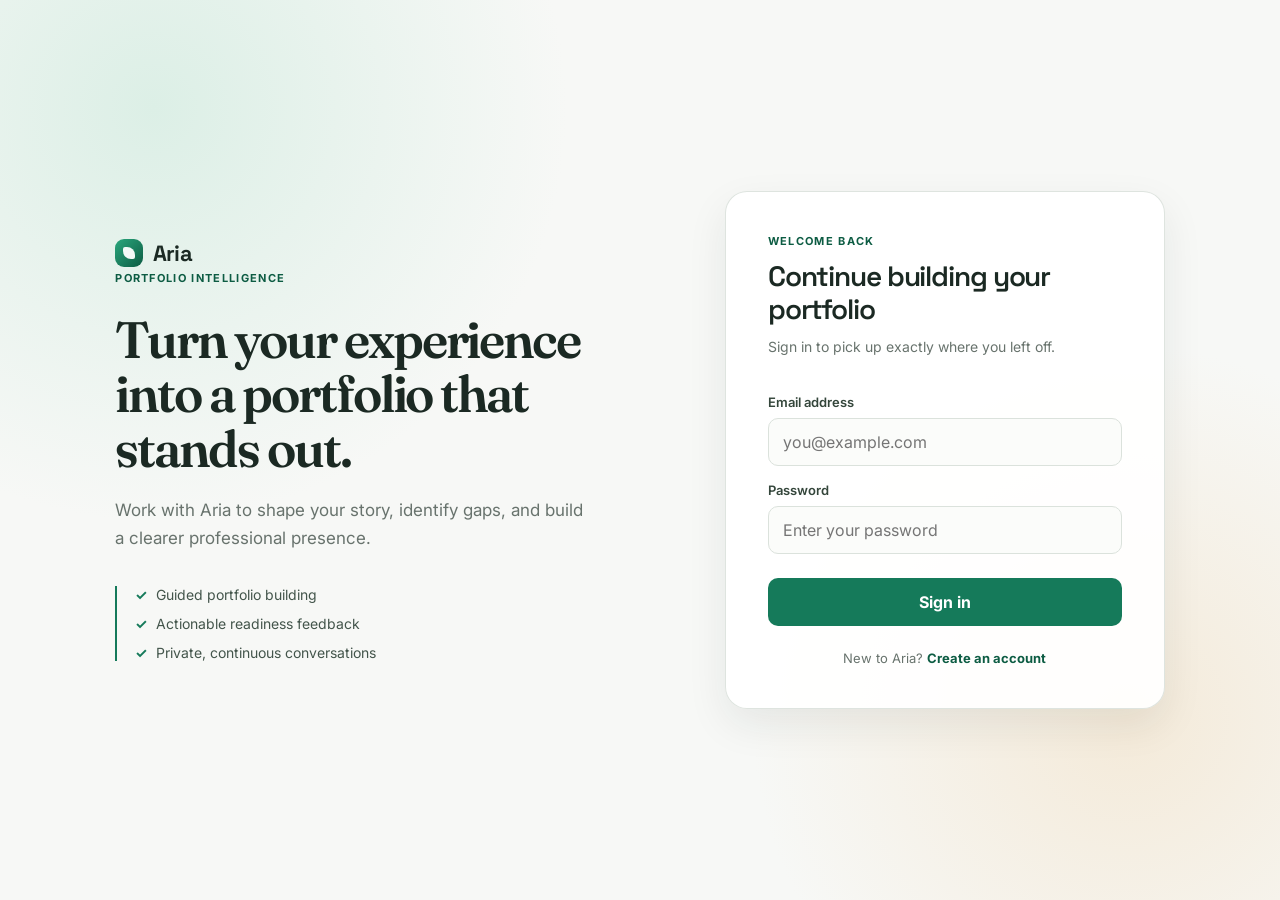
<file: frontend/index.html>
<!DOCTYPE html>
<html lang="en">
<head>
<meta charset="UTF-8">
<meta name="viewport" content="width=device-width, initial-scale=1.0">
<title>Aria — Portfolio Assistant</title>
<link rel="preconnect" href="https://fonts.googleapis.com">
<link href="https://fonts.googleapis.com/css2?family=Fraunces:opsz,wght@9..144,500;9..144,600&family=Space+Grotesk:wght@500;600;700&family=Inter:wght@400;500;600&family=JetBrains+Mono:wght@400;500&display=swap" rel="stylesheet">
<link rel="stylesheet" href="style.css">
</head>
<body>

<div class="chat-screen">
  <div class="sidebar">
    <div class="sidebar-brand">
      <div class="mark"></div>
      <span>Aria</span><span class="brand-tag">Portfolio assistant</span>
    </div>

    <button class="new-chat-btn" id="new-chat-btn">
      <svg width="15" height="15" viewBox="0 0 24 24" fill="none" stroke="currentColor" stroke-width="2.2" stroke-linecap="round"><line x1="12" y1="5" x2="12" y2="19"/><line x1="5" y1="12" x2="19" y2="12"/></svg>
      New portfolio chat
    </button>

    <a class="workspace-link" href="portfolio.html">Portfolio workspace <span>→</span></a>

    <div class="history-list" id="history-list">
      <div class="history-empty">Your portfolio conversations will appear here.</div>
    </div>

    <div class="sidebar-footer">
      <div class="avatar" id="user-avatar">R</div>
      <div>
        <div class="name" id="user-name">Riya</div>
        <div class="email" id="user-email">riya@example.com</div>
      </div>
      <button class="logout-link" id="logout-btn">Log out</button>
    </div>
  </div>

  <div class="chat-main">
    <div class="chat-topbar"><span id="chat-topbar">New portfolio conversation</span><span class="context-status">Context saved</span></div>

    <div class="chat-messages" id="chat-messages">
      <div class="msg-row ai">
        <div class="bubble ai">
          <div class="ai-label">Aria</div>
          Welcome. Tell me about the role you want, your experience, or share the details you would like in your portfolio. We’ll build it one clear step at a time.
        </div>
      </div>
    </div>

    <div class="composer">
      <div class="composer-inner">
        <label class="upload-btn" for="file-input" title="Upload a resume or supporting document">
          <span aria-hidden="true">⌁</span><span class="sr-only">Upload document</span>
        </label>
        <input id="file-input" type="file" accept=".pdf,.docx,.txt">
        <textarea id="msg-input" rows="1" placeholder="Share your experience, goals, or portfolio details…"></textarea>
        <button class="send-btn" id="send-btn">
          <svg width="16" height="16" viewBox="0 0 24 24" fill="none" stroke="white" stroke-width="2.3" stroke-linecap="round" stroke-linejoin="round"><line x1="12" y1="19" x2="12" y2="5"/><polyline points="5 12 12 5 19 12"/></svg>
        </button>
      </div>
      <div class="composer-hint" id="composer-hint">Attach a resume, CV, or supporting document (PDF, DOCX, TXT; up to 10 MB).</div>
    </div>
  </div>
</div>

<script src="script.js"></script>
</body>
</html>
</file>
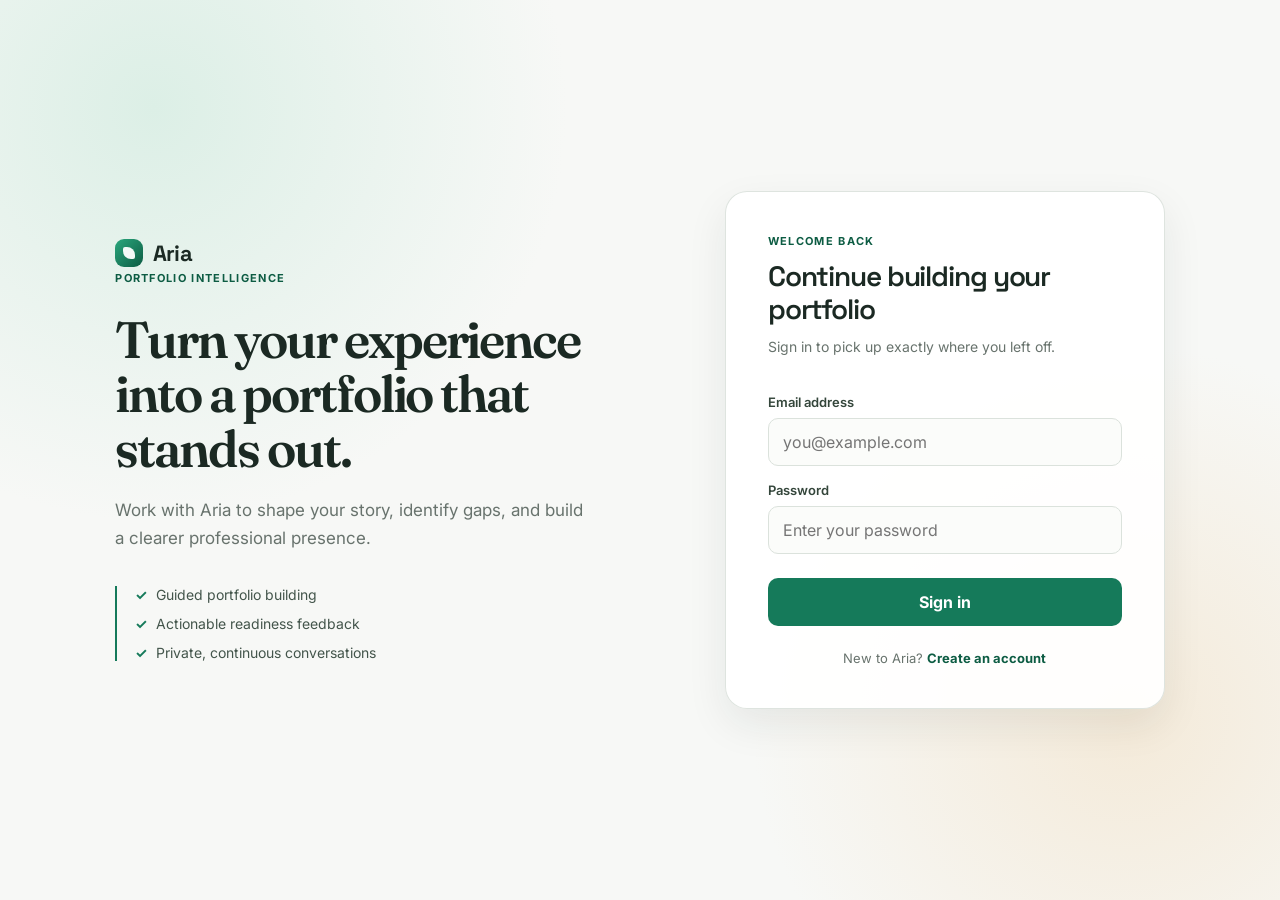
<file: frontend/login.html>
<!DOCTYPE html>
<html lang="en">
<head>
    <meta charset="UTF-8">
    <meta name="viewport" content="width=device-width, initial-scale=1.0">
    <title>Aria — Portfolio Assistant</title>

    <link rel="preconnect" href="https://fonts.googleapis.com">
    <link href="https://fonts.googleapis.com/css2?family=Fraunces:opsz,wght@9..144,500;9..144,600&family=Space+Grotesk:wght@500;600;700&family=Inter:wght@400;500;600&display=swap" rel="stylesheet">

    <link rel="stylesheet" href="style.css">
</head>

<body>

<main class="auth-page">
    <section class="auth-intro" aria-label="About Aria">
        <a class="brand" href="login.html" aria-label="Aria home"><span class="mark" aria-hidden="true"></span><span>Aria</span></a>
        <p class="eyebrow">Portfolio intelligence</p>
        <h1>Turn your experience into a portfolio that stands out.</h1>
        <p class="intro-copy">Work with Aria to shape your story, identify gaps, and build a clearer professional presence.</p>
        <div class="intro-points" aria-label="Aria features"><span>Guided portfolio building</span><span>Actionable readiness feedback</span><span>Private, continuous conversations</span></div>
    </section>
    <section class="auth-card" aria-labelledby="login-heading">
        <a class="brand auth-brand" href="login.html" aria-label="Aria home"><span class="mark" aria-hidden="true"></span><span>Aria</span></a>
        <p class="eyebrow">Welcome back</p>
        <h2 id="login-heading">Continue building your portfolio</h2>
        <p class="subtitle">Sign in to pick up exactly where you left off.</p>

        <form id="loginForm">

            <label for="email">Email address</label>
            <input type="email" id="email" placeholder="you@example.com" autocomplete="email" required>
            <label for="password">Password</label>
            <input type="password" id="password" placeholder="Enter your password" autocomplete="current-password" required>

            <button
                type="submit"
                id="loginBtn"
                class="auth-btn"
            >
                Sign in
            </button>

        </form>

        <p class="auth-switch">

            New to Aria? <a href="signup.html">Create an account</a>

        </p>

    </section>
</main>

<script src="login.js"></script>

</body>
</html>
</file>
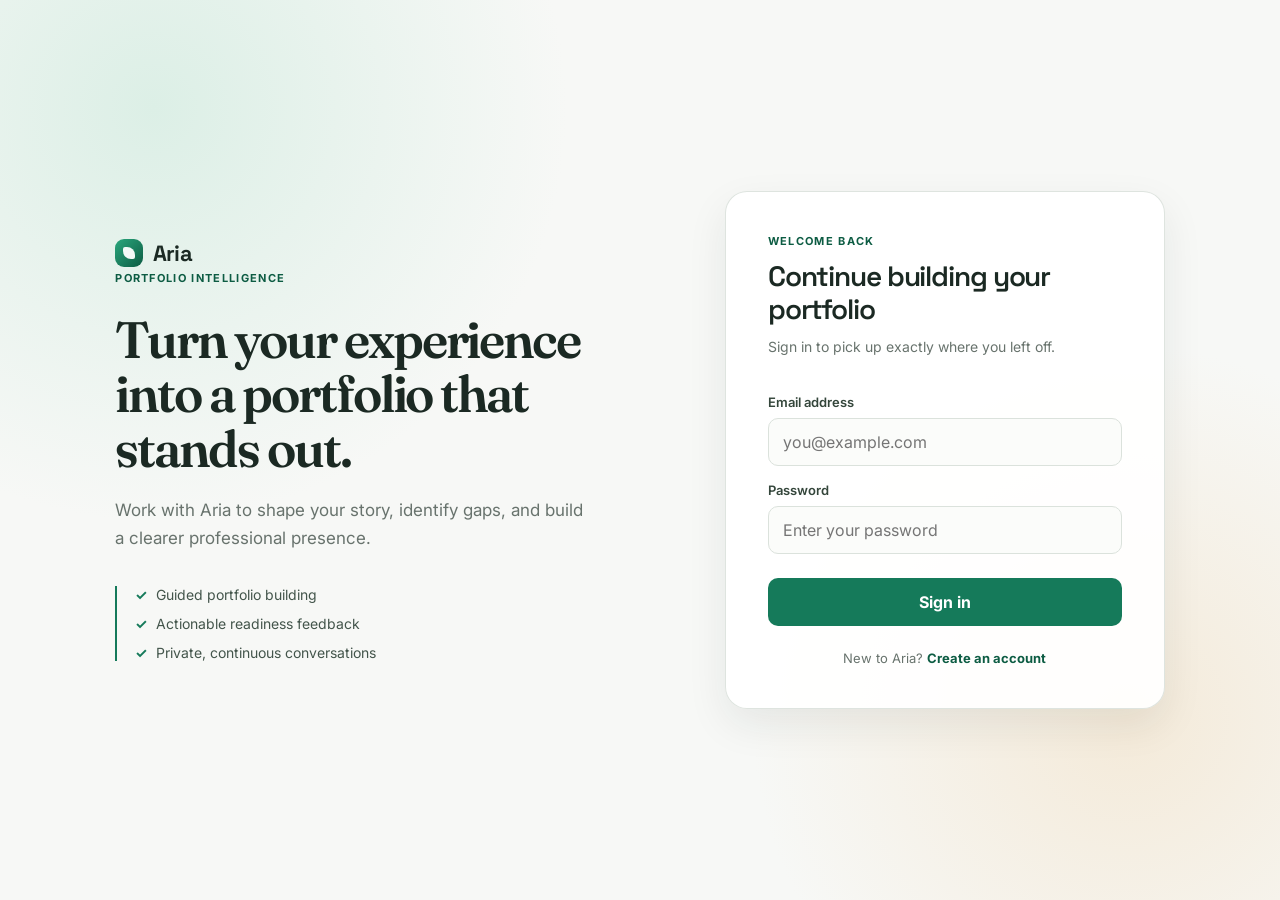
<file: frontend/portfolio.html>
<!DOCTYPE html>
<html lang="en">
<head>
  <meta charset="UTF-8"><meta name="viewport" content="width=device-width, initial-scale=1.0">
  <title>Aria — Portfolio workspace</title>
  <link rel="preconnect" href="https://fonts.googleapis.com">
  <link href="https://fonts.googleapis.com/css2?family=Fraunces:opsz,wght@9..144,500;9..144,600&family=Space+Grotesk:wght@500;600;700&family=Inter:wght@400;500;600&display=swap" rel="stylesheet">
  <link rel="stylesheet" href="style.css">
</head>
<body>
  <main class="workspace-page">
    <header class="workspace-header"><a class="brand" href="index.html"><span class="mark"></span><span>Aria</span></a><a class="text-link" href="index.html">← Portfolio chat</a></header>
    <section class="workspace-hero"><p class="eyebrow">Portfolio workspace</p><h1>Build, save, and improve your story.</h1><p>Each save creates a version you can score and compare later.</p></section>
    <div class="workspace-layout">
      <aside class="portfolio-panel"><div class="panel-heading"><h2>Your portfolios</h2><button id="new-portfolio-btn" class="small-btn">New</button></div><div id="portfolio-list" class="portfolio-list"><p class="muted-copy">Loading portfolios…</p></div></aside>
      <section class="editor-panel">
        <div id="empty-workspace" class="empty-workspace"><h2>Create your first portfolio</h2><p>Start with the role you are working toward, then add projects, experience, skills, and evidence of impact.</p><button id="empty-create-btn" class="auth-btn">Create portfolio</button></div>
        <form id="portfolio-form" class="portfolio-form" hidden>
          <div class="editor-heading"><div><p class="eyebrow">Editing</p><h2 id="editor-title">Portfolio</h2></div><span id="version-badge" class="version-badge">Version 1</span></div>
          <label for="portfolio-content">Portfolio content</label><textarea id="portfolio-content" rows="16" spellcheck="false" aria-describedby="content-help"></textarea>
          <p id="content-help" class="field-help">Use JSON with sections such as <code>projects</code>, <code>experience</code>, <code>skills</code>, and <code>education</code>. Your original version is always preserved.</p>
          <label for="change-summary">What changed?</label><input id="change-summary" maxlength="5000" placeholder="e.g. Added case-study outcomes">
          <div class="editor-actions"><button class="auth-btn" type="submit">Save as new version</button><button class="secondary-btn" type="button" id="preview-btn">Preview page</button><button class="secondary-btn" type="button" id="download-btn">Download HTML</button><button class="secondary-btn" type="button" id="assess-btn">Score this version</button></div><p id="form-status" class="form-status" role="status"></p>
        </form>
        <section id="assessment-card" class="assessment-card" hidden></section>
      </section>
    </div>
  </main>
  <dialog id="create-dialog" class="create-dialog"><form id="create-portfolio-form" method="dialog"><button type="button" class="dialog-close" id="dialog-close-btn" aria-label="Close">×</button><p class="eyebrow">New workspace</p><h2>Name your portfolio</h2><label for="new-portfolio-name">Portfolio name</label><input id="new-portfolio-name" required maxlength="160" placeholder="My product design portfolio"><label for="new-target-role">Target role</label><input id="new-target-role" maxlength="160" placeholder="e.g. Product designer"><button class="auth-btn" type="submit">Create portfolio</button></form></dialog>
  <dialog id="preview-dialog" class="preview-dialog"><div class="preview-dialog-bar"><strong id="preview-dialog-title">Portfolio preview</strong><button type="button" class="dialog-close" id="preview-close-btn" aria-label="Close">×</button></div><iframe id="portfolio-preview" title="Portfolio preview" sandbox></iframe></dialog>
  <script src="portfolio.js"></script>
</body>
</html>
</file>
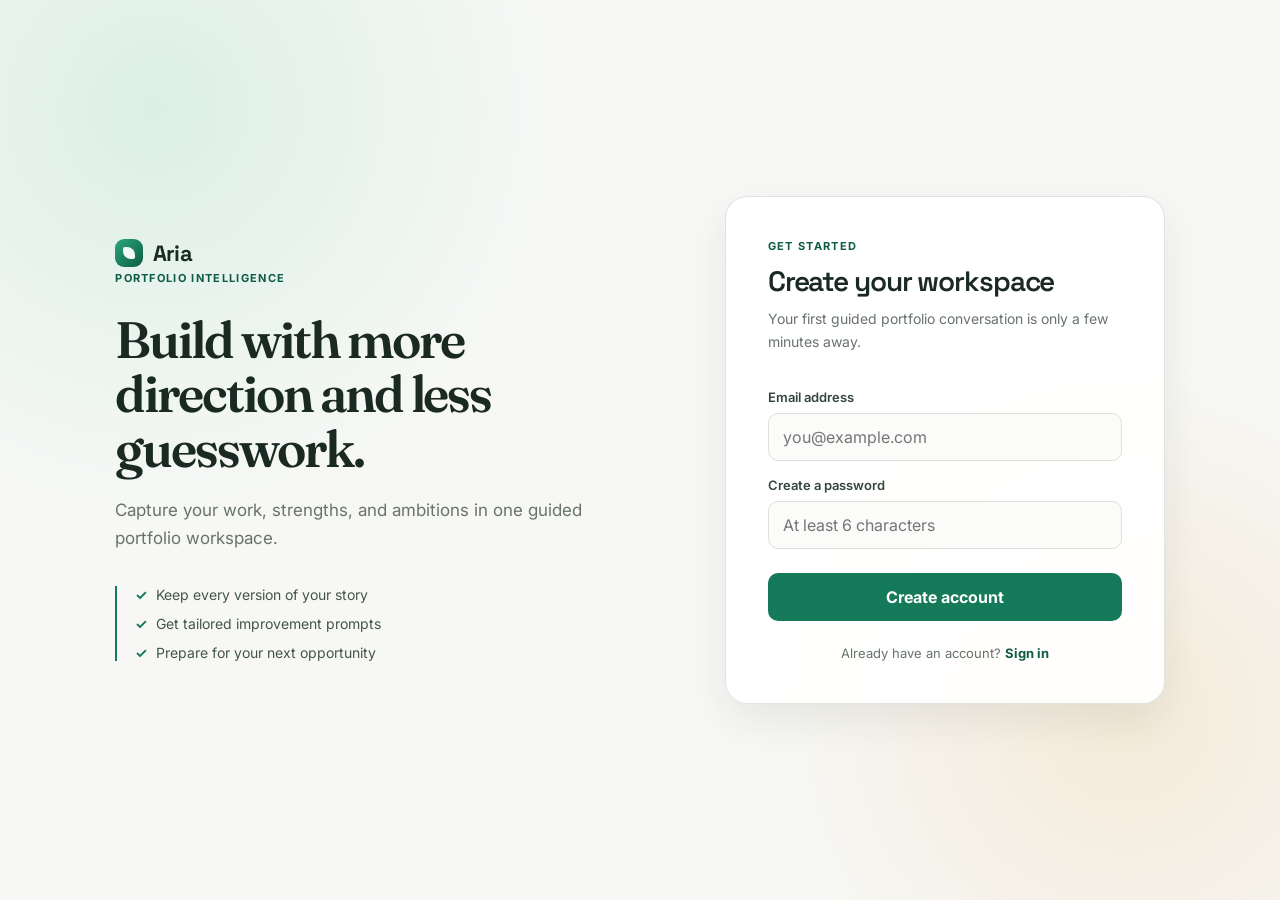
<file: frontend/signup.html>
<!DOCTYPE html>
<html lang="en">
<head>
    <meta charset="UTF-8">
    <meta name="viewport" content="width=device-width, initial-scale=1.0">
    <title>Aria — Create your account</title>

    <link rel="preconnect" href="https://fonts.googleapis.com">

    <link href="https://fonts.googleapis.com/css2?family=Fraunces:opsz,wght@9..144,500;9..144,600&family=Space+Grotesk:wght@500;600;700&family=Inter:wght@400;500;600&display=swap" rel="stylesheet">

    <link rel="stylesheet" href="style.css">
</head>

<body>

<main class="auth-page">
    <section class="auth-intro" aria-label="About Aria">
        <a class="brand" href="login.html" aria-label="Aria home"><span class="mark" aria-hidden="true"></span><span>Aria</span></a>
        <p class="eyebrow">Portfolio intelligence</p>
        <h1>Build with more direction and less guesswork.</h1>
        <p class="intro-copy">Capture your work, strengths, and ambitions in one guided portfolio workspace.</p>
        <div class="intro-points" aria-label="Aria features"><span>Keep every version of your story</span><span>Get tailored improvement prompts</span><span>Prepare for your next opportunity</span></div>
    </section>
    <section class="auth-card" aria-labelledby="signup-heading">
        <a class="brand auth-brand" href="login.html" aria-label="Aria home"><span class="mark" aria-hidden="true"></span><span>Aria</span></a>
        <p class="eyebrow">Get started</p>
        <h2 id="signup-heading">Create your workspace</h2>
        <p class="subtitle">Your first guided portfolio conversation is only a few minutes away.</p>

        <form id="signupForm">

            <label for="email">Email address</label>
            <input type="email" id="email" placeholder="you@example.com" autocomplete="email" required>
            <label for="password">Create a password</label>
            <input type="password" id="password" placeholder="At least 6 characters" autocomplete="new-password" required>

            <button
                type="submit"
                id="signupBtn"
                class="auth-btn"
            >
                Create account
            </button>

        </form>

        <p class="auth-switch">

            Already have an account? <a href="login.html">Sign in</a>

        </p>

    </section>
</main>

<script src="signup.js"></script>

</body>
</html>
</file>
<file: frontend/style.css>
:root { --bg:#f7f8f6; --panel:#eff2ed; --surface:#fff; --ink:#1b2923; --muted:#68736d; --line:#dbe2dc; --brand:#157a5a; --brand-dark:#0d5c43; --brand-soft:#dff4e9; --shadow:0 16px 40px rgba(20,43,32,.08); }
* { box-sizing:border-box; } html,body { min-height:100%; margin:0; } body { background:var(--bg); color:var(--ink); font-family:Inter,sans-serif; -webkit-font-smoothing:antialiased; } button,input,textarea { font:inherit; }
.brand { align-items:center; color:var(--ink); display:inline-flex; font:700 22px 'Space Grotesk',sans-serif; gap:10px; letter-spacing:-.04em; text-decoration:none; }.mark { background:linear-gradient(135deg,#2aa77d,var(--brand-dark)); border-radius:9px; display:inline-block; height:28px; position:relative; width:28px; }.mark::after { background:#fff; border-radius:2px 8px 2px 8px; content:''; inset:8px; opacity:.95; position:absolute; }.eyebrow { color:var(--brand-dark); font-size:11px; font-weight:700; letter-spacing:.12em; margin:0 0 12px; text-transform:uppercase; }

/* Authentication */
.auth-page { align-items:center; background:radial-gradient(circle at 12% 12%,#dcefe6 0,transparent 30%),radial-gradient(circle at 88% 80%,#f4ead9 0,transparent 28%),var(--bg); display:grid; gap:clamp(48px,10vw,150px); grid-template-columns:minmax(280px,500px) minmax(360px,440px); min-height:100vh; padding:48px clamp(24px,9vw,150px); }.auth-intro h1 { font:600 clamp(38px,4vw,58px)/1.06 Fraunces,serif; letter-spacing:-.04em; margin:28px 0 20px; }.intro-copy { color:var(--muted); font-size:17px; line-height:1.65; margin:0; max-width:490px; }.intro-points { border-left:2px solid var(--brand); display:grid; gap:12px; margin-top:34px; padding-left:18px; }.intro-points span { color:#43554b; font-size:14px; }.intro-points span::before { color:var(--brand); content:'✓'; font-weight:700; margin-right:9px; }.auth-card { background:rgba(255,255,255,.92); border:1px solid rgba(219,226,220,.9); border-radius:22px; box-shadow:var(--shadow); padding:42px; }.auth-brand { display:none; }.auth-card h2 { font:600 28px/1.18 'Space Grotesk',sans-serif; letter-spacing:-.04em; margin:0 0 10px; }.subtitle { color:var(--muted); font-size:14px; line-height:1.6; margin:0 0 28px; }.auth-card form { display:grid; gap:8px; }.auth-card label { color:#34463b; font-size:13px; font-weight:600; margin-top:8px; }.auth-card input { background:#fbfcfa; border:1px solid var(--line); border-radius:10px; color:var(--ink); padding:13px 14px; transition:border-color .15s,box-shadow .15s; }.auth-card input:focus { border-color:var(--brand); box-shadow:0 0 0 4px var(--brand-soft); outline:none; }.auth-btn { background:var(--brand); border:0; border-radius:10px; color:#fff; cursor:pointer; font-weight:700; margin-top:16px; padding:14px; transition:background .15s,transform .15s; }.auth-btn:hover { background:var(--brand-dark); transform:translateY(-1px); }.auth-btn:disabled { cursor:wait; opacity:.7; transform:none; }.auth-switch { color:var(--muted); font-size:13px; margin:24px 0 0; text-align:center; }.auth-switch a { color:var(--brand-dark); font-weight:700; text-decoration:none; }.auth-switch a:hover { text-decoration:underline; }

/* Chat */
.chat-screen { display:flex; height:100vh; }.sidebar { background:var(--panel); border-right:1px solid var(--line); display:flex; flex:0 0 278px; flex-direction:column; padding:18px 14px; }.sidebar-brand { align-items:center; display:flex; gap:8px; padding:4px 7px 23px; }.sidebar-brand .mark { height:26px; width:26px; }.sidebar-brand .mark::after { inset:7px; }.sidebar-brand > span:first-of-type { font:700 17px 'Space Grotesk',sans-serif; letter-spacing:-.04em; }.brand-tag { color:var(--muted); font-size:10px; margin-left:auto; text-transform:uppercase; }.new-chat-btn { align-items:center; background:var(--brand); border:0; border-radius:10px; color:#fff; cursor:pointer; display:flex; font-size:13px; font-weight:700; gap:8px; justify-content:center; margin-bottom:18px; padding:12px; }.new-chat-btn:hover,.send-btn:hover { background:var(--brand-dark); }.history-list { flex:1; overflow:auto; }.history-empty { color:var(--muted); font-size:12px; line-height:1.5; padding:13px 8px; }.history-item { align-items:center; border-radius:9px; color:#35443b; cursor:pointer; display:flex; font-size:13px; gap:8px; margin-bottom:3px; padding:10px; }.history-item:hover { background:rgba(21,122,90,.08); }.history-item.active { background:var(--brand-soft); color:var(--brand-dark); font-weight:700; }.conversation-title { overflow:hidden; text-overflow:ellipsis; white-space:nowrap; }.delete-btn { background:none; border:0; color:#789084; cursor:pointer; display:none; font-size:18px; margin-left:auto; }.history-item:hover .delete-btn { display:block; }.delete-btn:hover { color:#bb3e38; }.sidebar-footer { align-items:center; border-top:1px solid var(--line); display:flex; gap:10px; margin-top:10px; padding:15px 5px 2px; }.avatar { align-items:center; background:#275a49; border-radius:50%; color:#fff; display:flex; flex:0 0 32px; font-size:13px; font-weight:700; height:32px; justify-content:center; }.sidebar-footer .name { font-size:13px; font-weight:700; max-width:126px; overflow:hidden; text-overflow:ellipsis; white-space:nowrap; }.sidebar-footer .email { color:var(--muted); font-size:11px; max-width:126px; overflow:hidden; text-overflow:ellipsis; white-space:nowrap; }.logout-link { background:none; border:0; color:var(--muted); cursor:pointer; font-size:11px; margin-left:auto; padding:4px; }.logout-link:hover { color:var(--brand-dark); }.chat-main { background:var(--bg); display:flex; flex:1; flex-direction:column; min-width:0; }.chat-topbar { align-items:center; border-bottom:1px solid var(--line); display:flex; font-size:14px; font-weight:700; justify-content:space-between; min-height:62px; padding:0 clamp(20px,4vw,54px); }.context-status { align-items:center; color:var(--brand-dark); display:flex; font-size:11px; font-weight:600; gap:6px; }.context-status::before { background:var(--brand); border-radius:50%; content:''; height:7px; width:7px; }.chat-messages { display:flex; flex:1; flex-direction:column; gap:22px; overflow-y:auto; padding:38px 0; }.msg-row { display:flex; padding:0 max(6%,calc((100% - 860px)/2)); }.msg-row.user { justify-content:flex-end; }.bubble { font-size:14px; line-height:1.65; max-width:min(680px,78%); }.bubble.user { background:var(--ink); border-radius:16px 16px 4px 16px; color:#fff; padding:13px 17px; }.bubble.ai { padding:0; }.ai-label { color:var(--brand-dark); font-size:10px; font-weight:800; letter-spacing:.12em; margin-bottom:6px; text-transform:uppercase; }.composer { padding:18px max(6%,calc((100% - 860px)/2)) 25px; }.composer-inner { align-items:flex-end; background:var(--surface); border:1px solid var(--line); border-radius:15px; box-shadow:0 8px 28px rgba(20,43,32,.06); display:flex; gap:8px; padding:8px 9px 8px 15px; }.composer-inner textarea { background:transparent; border:0; color:var(--ink); flex:1; font-size:14px; line-height:1.5; max-height:130px; outline:0; padding:9px 0; resize:none; }.send-btn { align-items:center; background:var(--brand); border:0; border-radius:10px; cursor:pointer; display:flex; flex:0 0 40px; height:40px; justify-content:center; }.composer-hint { color:var(--muted); font-size:10px; margin-top:10px; text-align:center; }.typing-dots { display:flex; gap:4px; padding:7px 0; }.typing-dots span { animation:pulse 1.2s infinite ease-in-out; background:var(--brand); border-radius:50%; height:6px; width:6px; }.typing-dots span:nth-child(2) { animation-delay:.15s; }.typing-dots span:nth-child(3) { animation-delay:.3s; } @keyframes pulse { 0%,60%,100% { opacity:.3; transform:scale(.85); } 30% { opacity:1; transform:scale(1); } }
@media (max-width:800px) { .auth-page { display:block; padding:30px 22px; }.auth-intro { display:none; }.auth-card { margin:5vh auto; max-width:440px; }.auth-brand { display:inline-flex; margin-bottom:32px; }.sidebar { display:none; }.msg-row { padding:0 24px; }.composer { padding:14px 24px 20px; } } @media (max-width:440px) { .auth-card { padding:30px 24px; }.chat-topbar { padding:0 20px; }.context-status { font-size:9px; }.bubble { max-width:88%; } }
.workspace-link { border:1px solid #bdd8ca; border-radius:9px; color:var(--brand-dark); display:flex; font-size:12px; font-weight:700; justify-content:space-between; margin:0 2px 14px; padding:10px; text-decoration:none; }.workspace-link:hover { background:var(--brand-soft); }.workspace-page { margin:0 auto; max-width:1180px; padding:28px 32px 60px; }.workspace-header { align-items:center; display:flex; justify-content:space-between; }.text-link { color:var(--brand-dark); font-size:13px; font-weight:700; text-decoration:none; }.workspace-hero { margin:72px 0 36px; }.workspace-hero h1 { font:600 clamp(34px,5vw,54px)/1.05 Fraunces,serif; letter-spacing:-.045em; margin:0 0 14px; }.workspace-hero > p:last-child { color:var(--muted); font-size:16px; margin:0; }.workspace-layout { display:grid; gap:24px; grid-template-columns:270px minmax(0,1fr); }.portfolio-panel,.editor-panel { background:var(--surface); border:1px solid var(--line); border-radius:16px; box-shadow:0 8px 28px rgba(20,43,32,.04); }.portfolio-panel { align-self:start; padding:17px; }.panel-heading,.editor-heading,.editor-actions,.score-row { align-items:center; display:flex; justify-content:space-between; }.panel-heading h2,.editor-heading h2,.empty-workspace h2,.create-dialog h2 { font:600 20px 'Space Grotesk',sans-serif; letter-spacing:-.04em; margin:0; }.small-btn,.secondary-btn { background:var(--brand-soft); border:0; border-radius:8px; color:var(--brand-dark); cursor:pointer; font-weight:700; padding:8px 10px; }.portfolio-list { display:grid; gap:6px; margin-top:16px; }.portfolio-item { background:transparent; border:0; border-radius:9px; color:var(--ink); cursor:pointer; display:grid; gap:4px; padding:11px; text-align:left; }.portfolio-item:hover,.portfolio-item.active { background:var(--brand-soft); }.portfolio-item strong { font-size:13px; }.portfolio-item span,.muted-copy,.field-help { color:var(--muted); font-size:11px; line-height:1.5; }.editor-panel { min-height:560px; padding:30px; }.empty-workspace { margin:auto; max-width:430px; padding-top:130px; text-align:center; }.empty-workspace p { color:var(--muted); font-size:14px; line-height:1.65; margin:14px 0 25px; }.portfolio-form { display:grid; gap:8px; }.editor-heading { margin-bottom:15px; }.version-badge { background:var(--brand-soft); border-radius:20px; color:var(--brand-dark); font-size:11px; font-weight:700; padding:6px 9px; }.portfolio-form label,.create-dialog label { color:#34463b; font-size:13px; font-weight:700; margin-top:10px; }.portfolio-form input,.portfolio-form textarea,.create-dialog input { background:#fbfcfa; border:1px solid var(--line); border-radius:9px; color:var(--ink); padding:11px 12px; }.portfolio-form textarea { font:12px/1.55 monospace; resize:vertical; }.portfolio-form input:focus,.portfolio-form textarea:focus,.create-dialog input:focus { border-color:var(--brand); box-shadow:0 0 0 3px var(--brand-soft); outline:none; }.field-help { margin:0 0 5px; }.editor-actions { gap:10px; justify-content:flex-start; margin-top:10px; }.editor-actions .auth-btn { margin:0; padding:11px 15px; }.form-status { color:var(--brand-dark); font-size:12px; margin:4px 0 0; }.assessment-card { background:#f1f8f3; border:1px solid #cce4d4; border-radius:12px; margin-top:24px; padding:20px; }.assessment-card h3 { font:600 16px 'Space Grotesk',sans-serif; margin:14px 0 6px; }.assessment-card ul { color:#40534a; font-size:13px; line-height:1.6; margin:0; padding-left:20px; }.score-row { justify-content:flex-start; gap:4px; }.score-row strong { color:var(--brand-dark); font:600 48px/1 'Space Grotesk',sans-serif; letter-spacing:-.08em; }.score-row span { color:var(--muted); font-size:15px; }.create-dialog { border:0; border-radius:16px; box-shadow:var(--shadow); max-width:420px; padding:0; width:calc(100% - 40px); }.create-dialog::backdrop { background:rgba(14,35,25,.35); }.create-dialog form { display:grid; gap:8px; padding:30px; position:relative; }.create-dialog .auth-btn { margin-top:12px; }.dialog-close { background:none; border:0; color:var(--muted); cursor:pointer; font-size:24px; position:absolute; right:14px; top:10px; }
@media (max-width:700px) { .workspace-page { padding:22px 18px 44px; }.workspace-hero { margin:52px 0 26px; }.workspace-layout { grid-template-columns:1fr; }.editor-panel { min-height:0; padding:22px; }.empty-workspace { padding:70px 8px; } }
.upload-btn { align-items:center; border:1px solid var(--line); border-radius:9px; color:var(--brand-dark); cursor:pointer; display:flex; flex:0 0 38px; font-size:23px; height:38px; justify-content:center; transform:rotate(-28deg); }.upload-btn:hover { background:var(--brand-soft); border-color:#a8cfbb; }#file-input { display:none; }.sr-only { height:1px; margin:-1px; overflow:hidden; position:absolute; width:1px; }
.message-content p { margin:0 0 12px; }.message-content p:last-child { margin-bottom:0; }.message-content h1,.message-content h2,.message-content h3 { color:var(--ink); font-family:'Space Grotesk',sans-serif; line-height:1.25; margin:0 0 10px; }.message-content h1 { font-size:20px; }.message-content h2 { font-size:17px; }.message-content h3 { font-size:15px; }.message-content ol,.message-content ul { margin:0 0 12px; padding-left:22px; }.message-content li { margin:5px 0; padding-left:3px; }.message-content li:last-child { margin-bottom:0; }.message-content code { background:var(--panel); border-radius:4px; color:var(--brand-dark); font-family:'JetBrains Mono',monospace; font-size:.9em; padding:2px 5px; }
.chat-main { background:linear-gradient(135deg,#fbfcfa 0%,#f5f8f5 100%); }.chat-topbar { backdrop-filter:blur(10px); background:rgba(247,248,246,.82); position:relative; z-index:2; }.chat-messages { gap:26px; padding:42px 0 28px; }.msg-row { align-items:flex-start; gap:11px; }.msg-row.ai::before { align-items:center; background:linear-gradient(135deg,#208564,#0d5c43); border-radius:9px; box-shadow:0 4px 10px rgba(13,92,67,.2); color:#fff; content:'A'; display:flex; flex:0 0 28px; font:700 12px 'Space Grotesk',sans-serif; height:28px; justify-content:center; margin-top:1px; }.bubble { font-size:14px; line-height:1.7; max-width:min(720px,78%); }.bubble.ai { background:rgba(255,255,255,.88); border:1px solid rgba(219,226,220,.95); border-radius:4px 16px 16px 16px; box-shadow:0 7px 24px rgba(20,43,32,.045); padding:15px 18px; }.bubble.user { box-shadow:0 7px 20px rgba(27,41,35,.12); line-height:1.6; padding:14px 17px; }.ai-label { align-items:center; display:flex; font-size:10px; gap:6px; margin-bottom:9px; }.ai-label::after { background:#b8d8c7; border-radius:50%; content:''; height:4px; width:4px; }.message-content { color:#2c3b33; }.bubble.user .message-content { color:#fff; }.message-content p { margin-bottom:14px; }.message-content h1,.message-content h2,.message-content h3 { color:#17362a; letter-spacing:-.025em; margin-top:20px; }.message-content h1:first-child,.message-content h2:first-child,.message-content h3:first-child { margin-top:0; }.message-content h1 { font-size:21px; }.message-content h2 { font-size:17px; }.message-content h3 { font-size:15px; }.message-content ul,.message-content ol { margin:2px 0 15px; padding-left:23px; }.message-content li { margin:6px 0; }.message-content li::marker { color:var(--brand); font-weight:800; }.message-content strong { color:#0d5c43; font-weight:750; }.bubble.user .message-content strong { color:#fff; }.message-content a { color:var(--brand-dark); font-weight:700; text-decoration-color:#83c7aa; text-underline-offset:3px; }.message-content blockquote { border-left:3px solid #78ba9c; color:#587064; font-style:italic; margin:13px 0; padding:3px 0 3px 12px; }.message-content pre { background:#17362a; border-radius:9px; color:#e4f5ec; margin:14px 0; overflow:auto; padding:13px 14px; white-space:pre-wrap; }.message-content pre code { background:none; color:inherit; font-size:12px; padding:0; }.composer { background:linear-gradient(transparent,rgba(247,248,246,.96) 28%); padding-top:28px; }.composer-inner { border-radius:18px; box-shadow:0 12px 34px rgba(20,43,32,.09); transition:border-color .15s,box-shadow .15s; }.composer-inner:focus-within { border-color:#8bc9ad; box-shadow:0 0 0 4px rgba(123,196,158,.16),0 12px 34px rgba(20,43,32,.09); }.upload-btn { transition:background .15s,border-color .15s,transform .15s; }.upload-btn:hover { transform:rotate(-28deg) translateY(-1px); }.send-btn { border-radius:12px; box-shadow:0 4px 10px rgba(21,122,90,.22); transition:background .15s,transform .15s; }.send-btn:hover { transform:translateY(-1px); }
.preview-dialog { background:#eff2ed; border:0; border-radius:0; box-shadow:none; height:100vh; inset:0; margin:0; max-height:none; max-width:none; overflow:hidden; padding:0; position:fixed; width:100vw; }.preview-dialog::backdrop { background:#eff2ed; }.preview-dialog-bar { align-items:center; background:#fff; border-bottom:1px solid var(--line); display:flex; font:700 13px 'Space Grotesk',sans-serif; justify-content:space-between; min-height:54px; padding:0 18px; }.preview-dialog-bar .dialog-close { position:static; }.preview-dialog iframe { background:#f7f8f6; border:0; display:block; height:calc(100% - 54px); width:100%; }
</file>
